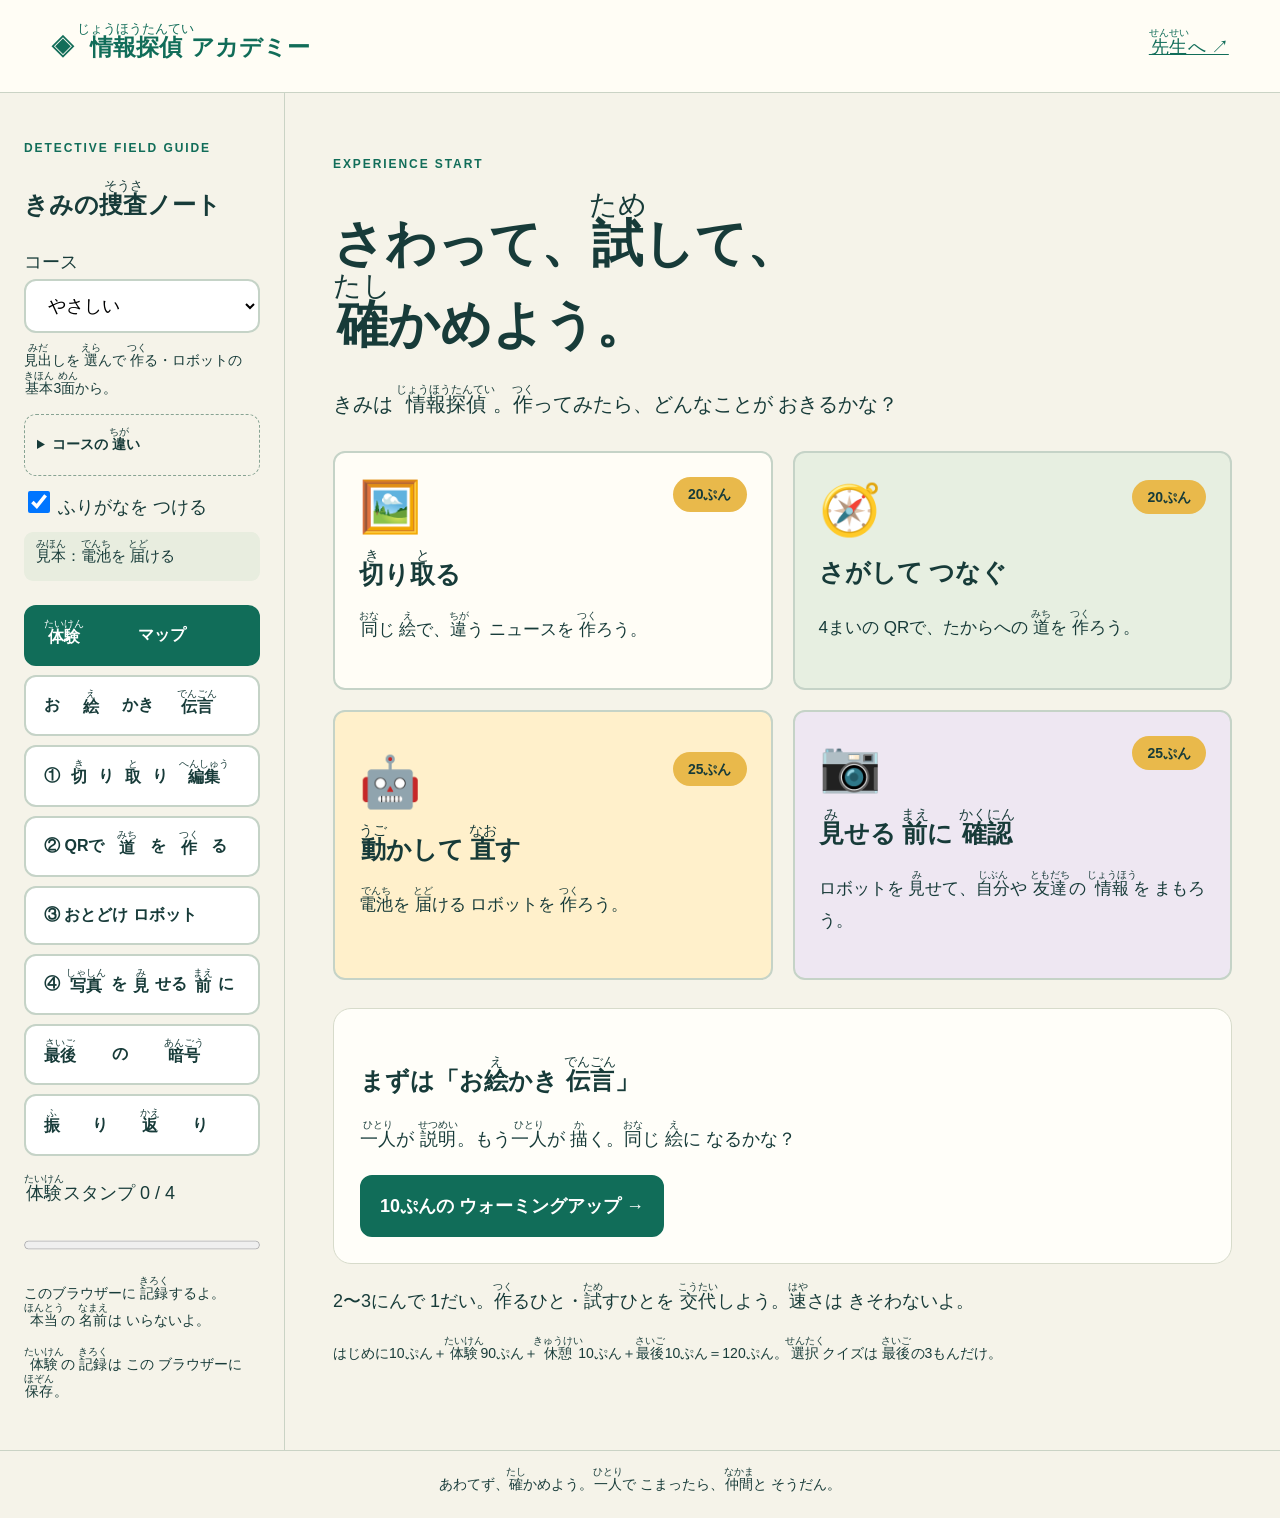
<file: index.html>
<!doctype html><html lang="ja"><head><meta charset="utf-8"><meta name="viewport" content="width=device-width,initial-scale=1"><title>情報探偵アカデミー</title><link rel="stylesheet" href="style.css"></head><body><header><a href="#home" class="brand">◈ 情報探偵アカデミー</a><a href="teacher.html">先生へ ↗</a></header><div class="layout"><aside><p class="eyebrow">DETECTIVE FIELD GUIDE</p><h2>きみの捜査ノート</h2><label>コース<select id="level" aria-describedby="courseSummary"><option value="easy">やさしい</option><option value="hard">チャレンジ</option></select></label><p id="courseSummary" class="course-summary" aria-live="polite"></p><details class="course-details"><summary>コースの 違い</summary><p><b>やさしい：</b>ニュースの 見出しを 選んで 作る。ロボットは 基本の3面から。</p><p><b>チャレンジ：</b>見出しを 自分で 書ける。ロボットの 発展課題を 最初から 表示。</p><p>QR・写真・確認問題と、電池の 迷路は 共通です。やさしいでも、発展課題を 自分で 開けます。</p></details><label class="check"><input id="furigana" type="checkbox" checked> ふりがなを つける</label><p class="reading-sample">見本：電池を 届ける</p><nav id="nav" aria-label="任務"></nav><p id="progressText"></p><progress id="progress" max="4" value="0"></progress><p class="small">このブラウザーに 記録するよ。<br>本当の 名前は いらないよ。</p><p id="storage" class="small"></p></aside><main id="main" tabindex="-1"></main></div><footer>あわてず、確かめよう。一人で こまったら、仲間と そうだん。</footer><script src="readings.js"></script><script src="content.js"></script><script src="app.js"></script><script src="robot.js"></script><script src="intro.js"></script><script src="events.js"></script></body></html>
</file>
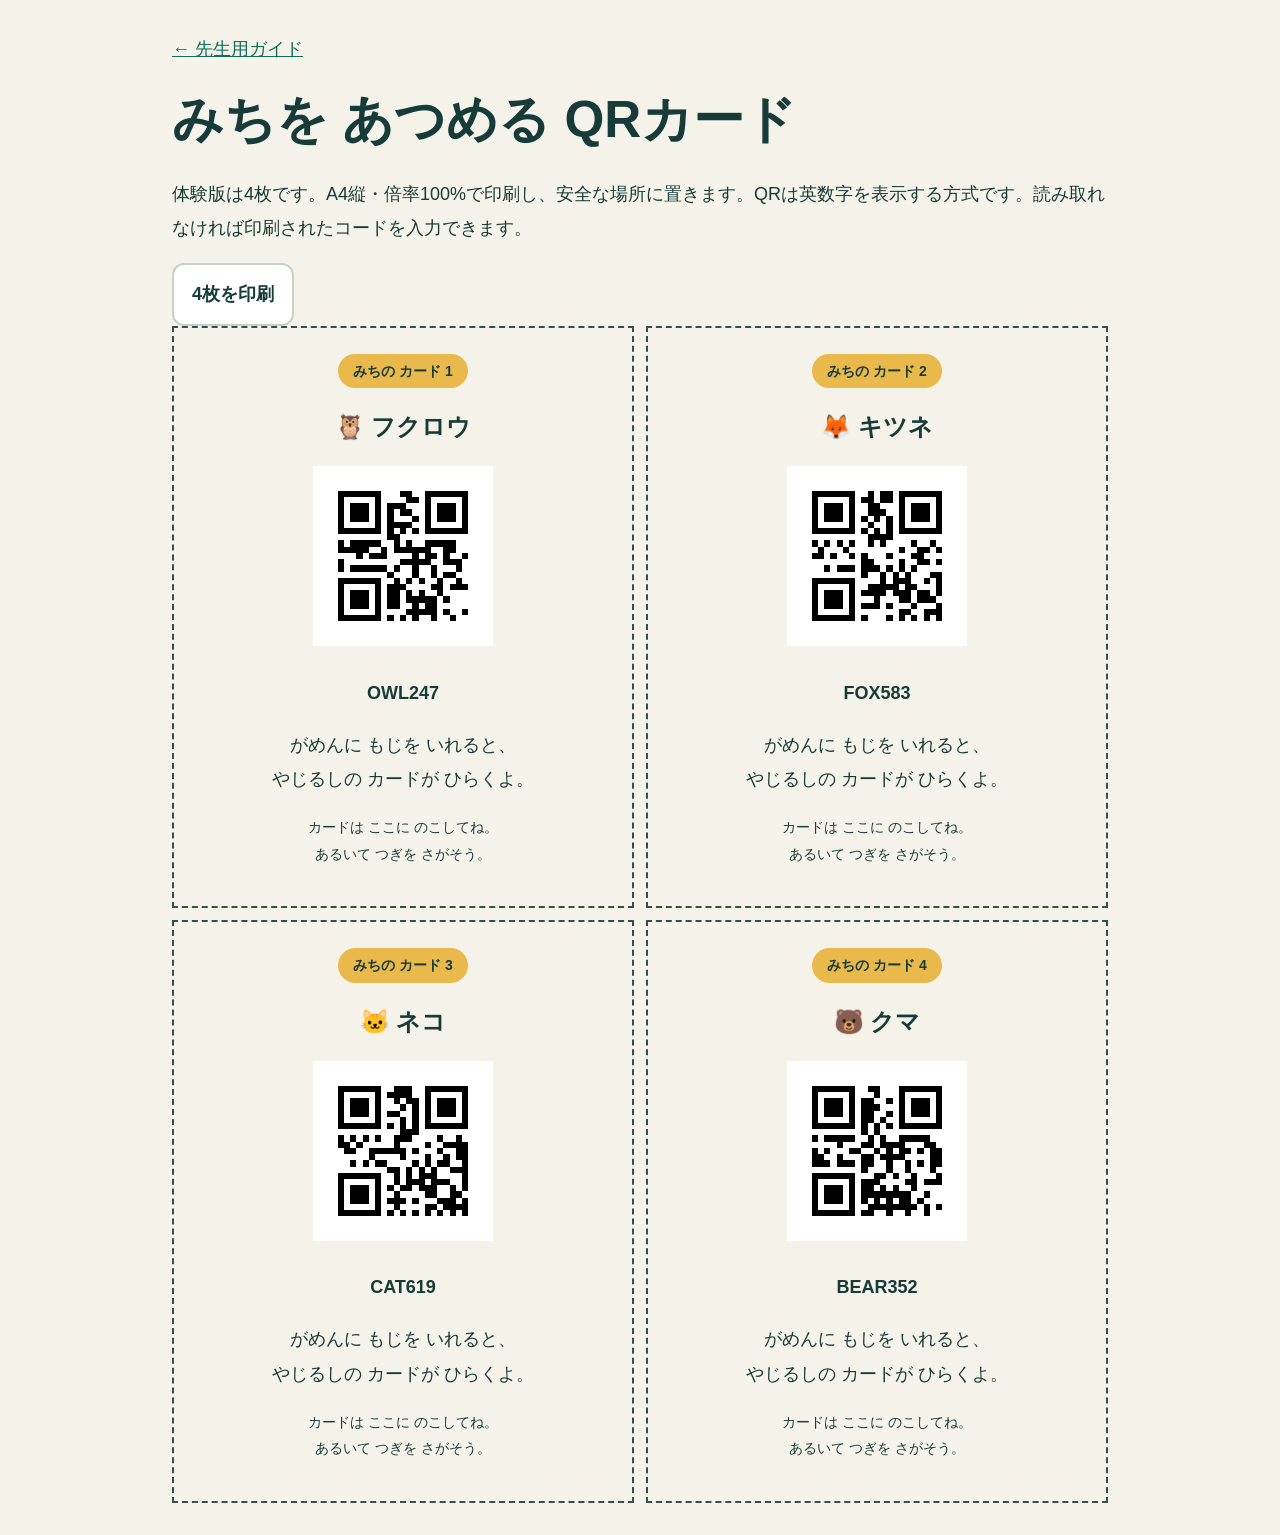
<file: cards.html>
<!doctype html><html lang="ja"><head><meta charset="utf-8"><meta name="viewport" content="width=device-width,initial-scale=1"><title>体験版QRカード｜情報探偵アカデミー</title><link rel="stylesheet" href="style.css"></head><body><article><div class="no-print"><a href="teacher.html">← 先生用ガイド</a><h1>みちを あつめる QRカード</h1><p>体験版は4枚です。A4縦・倍率100%で印刷し、安全な場所に置きます。QRは英数字を表示する方式です。読み取れなければ印刷されたコードを入力できます。</p><button onclick="window.print()">4枚を印刷</button></div><div class="card-sheet"><section class="qr-card"><span class="tag">みちの カード 1</span><h2>🦉 フクロウ</h2><img src="OWL247.svg" alt="合言葉 OWL247 のQRコード"><p><b>OWL247</b></p><p>がめんに もじを いれると、<br>やじるしの カードが ひらくよ。</p><p class="small">カードは ここに のこしてね。<br>あるいて つぎを さがそう。</p></section><section class="qr-card"><span class="tag">みちの カード 2</span><h2>🦊 キツネ</h2><img src="FOX583.svg" alt="合言葉 FOX583 のQRコード"><p><b>FOX583</b></p><p>がめんに もじを いれると、<br>やじるしの カードが ひらくよ。</p><p class="small">カードは ここに のこしてね。<br>あるいて つぎを さがそう。</p></section><section class="qr-card"><span class="tag">みちの カード 3</span><h2>🐱 ネコ</h2><img src="CAT619.svg" alt="合言葉 CAT619 のQRコード"><p><b>CAT619</b></p><p>がめんに もじを いれると、<br>やじるしの カードが ひらくよ。</p><p class="small">カードは ここに のこしてね。<br>あるいて つぎを さがそう。</p></section><section class="qr-card"><span class="tag">みちの カード 4</span><h2>🐻 クマ</h2><img src="BEAR352.svg" alt="合言葉 BEAR352 のQRコード"><p><b>BEAR352</b></p><p>がめんに もじを いれると、<br>やじるしの カードが ひらくよ。</p><p class="small">カードは ここに のこしてね。<br>あるいて つぎを さがそう。</p></section></div></article></body></html>
</file>
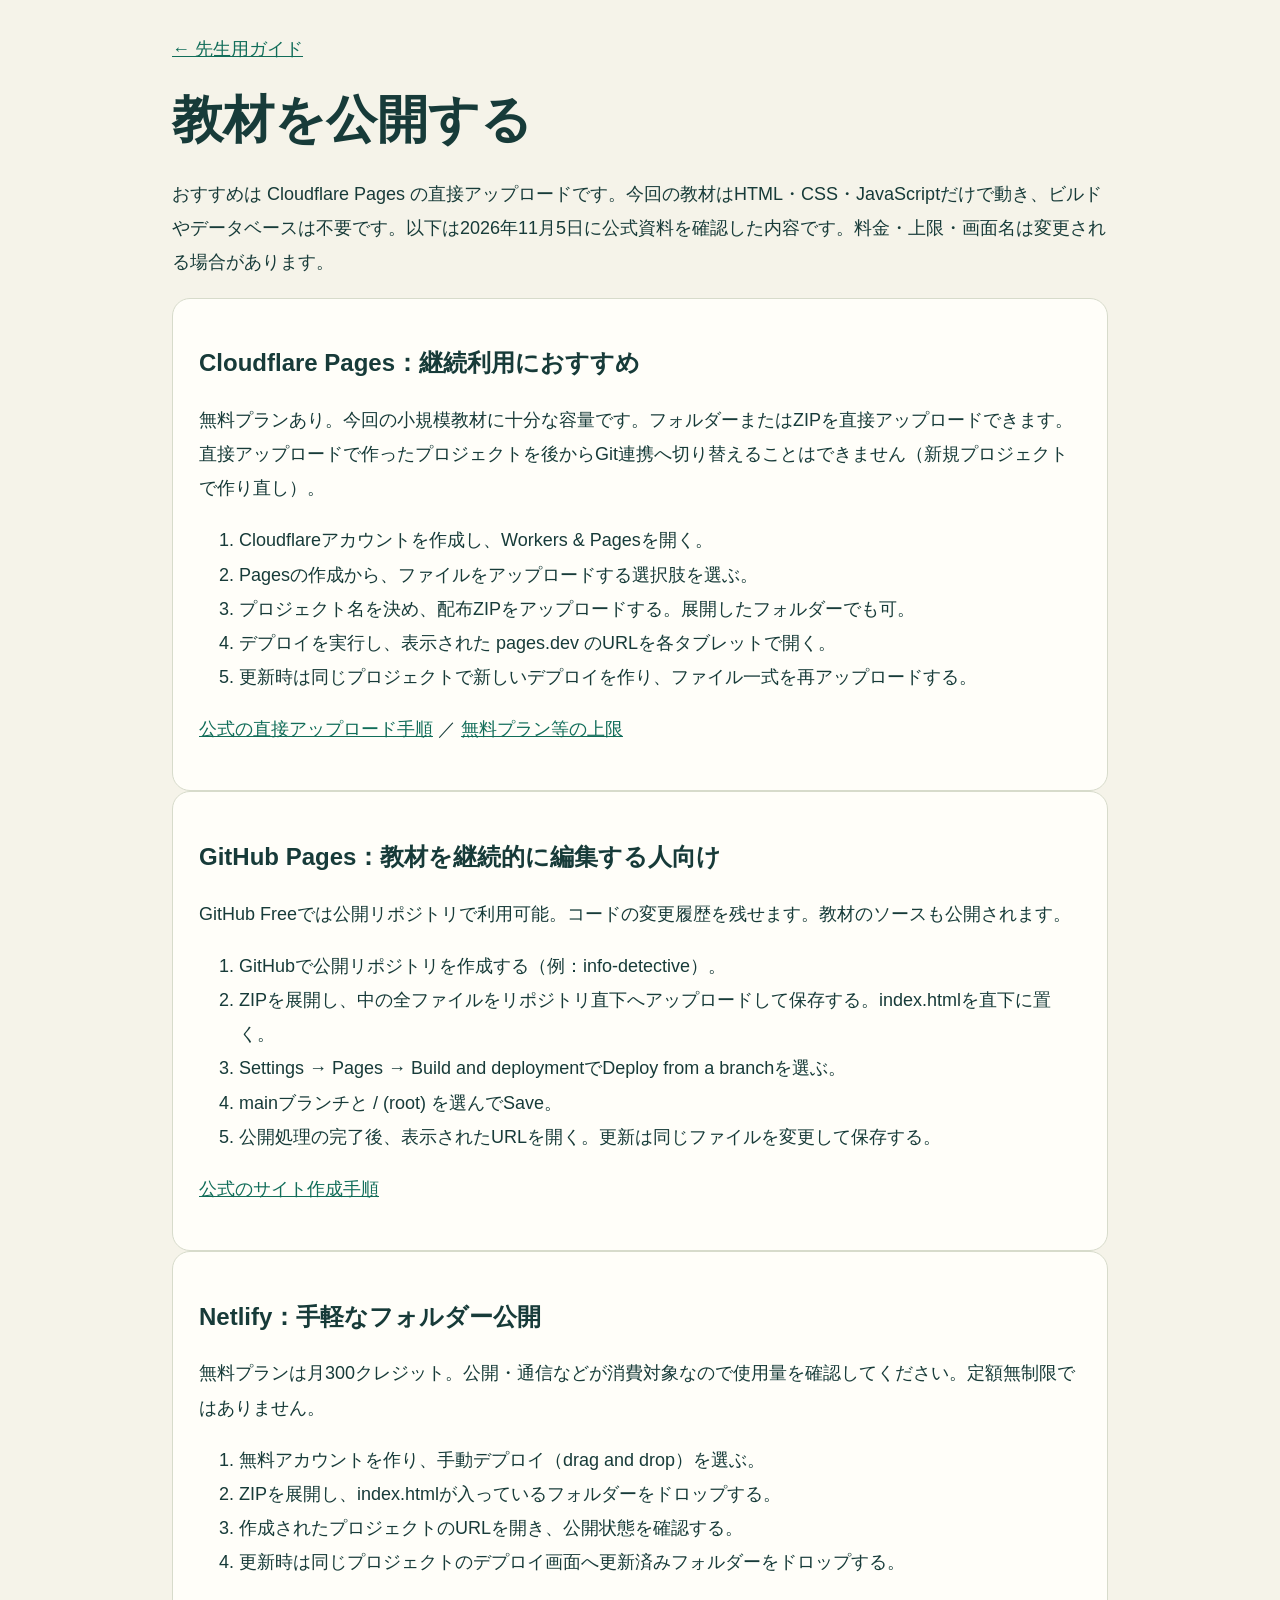
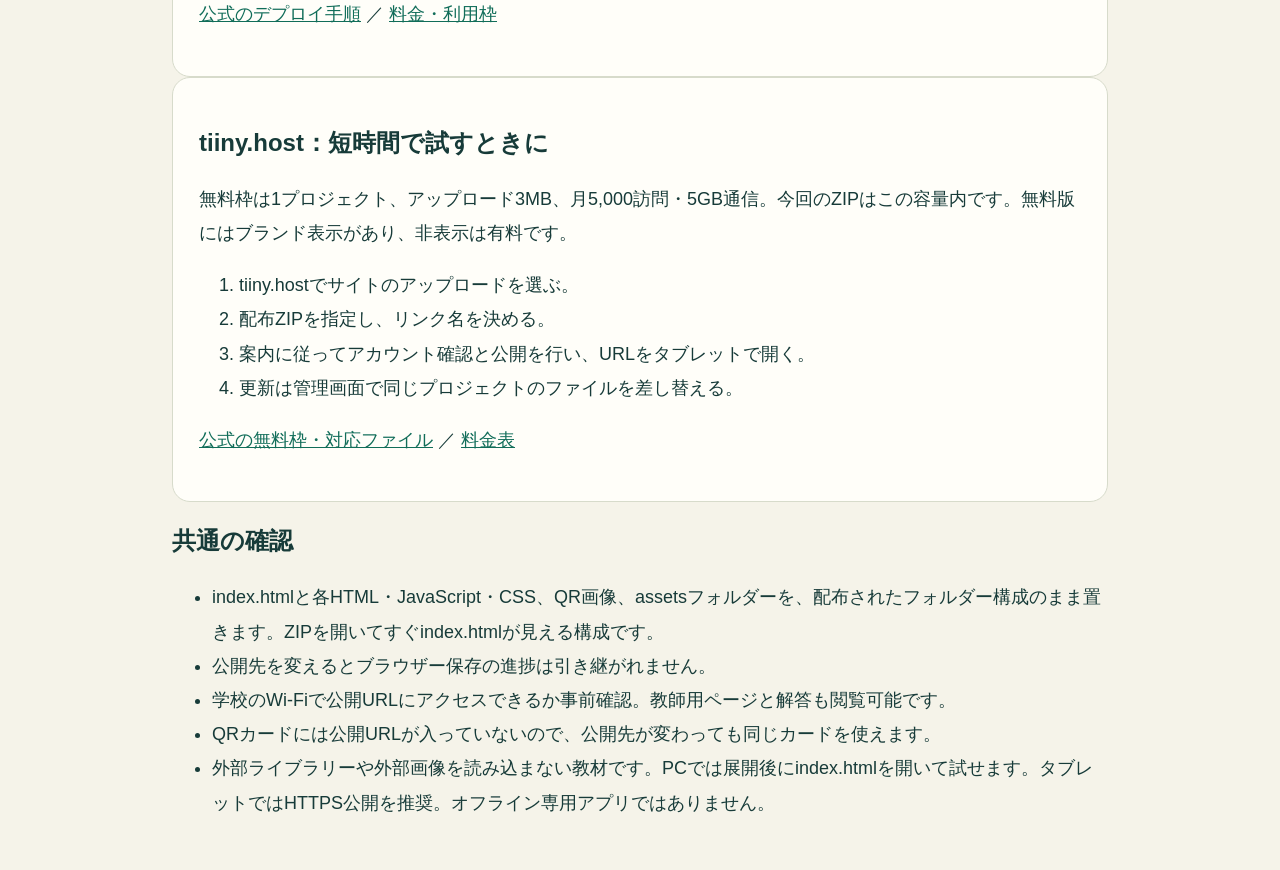
<file: hosting.html>
<!doctype html><html lang="ja"><meta charset="utf-8"><meta name="viewport" content="width=device-width,initial-scale=1"><title>公開手順の比較</title><link rel="stylesheet" href="style.css"><body><article><a href="teacher.html">← 先生用ガイド</a><h1>教材を公開する</h1><p>おすすめは Cloudflare Pages の直接アップロードです。今回の教材はHTML・CSS・JavaScriptだけで動き、ビルドやデータベースは不要です。以下は2026年11月5日に公式資料を確認した内容です。料金・上限・画面名は変更される場合があります。</p><div class="card"><h2>Cloudflare Pages：継続利用におすすめ</h2><p>無料プランあり。今回の小規模教材に十分な容量です。フォルダーまたはZIPを直接アップロードできます。直接アップロードで作ったプロジェクトを後からGit連携へ切り替えることはできません（新規プロジェクトで作り直し）。</p><ol><li>Cloudflareアカウントを作成し、Workers &amp; Pagesを開く。</li><li>Pagesの作成から、ファイルをアップロードする選択肢を選ぶ。</li><li>プロジェクト名を決め、配布ZIPをアップロードする。展開したフォルダーでも可。</li><li>デプロイを実行し、表示された pages.dev のURLを各タブレットで開く。</li><li>更新時は同じプロジェクトで新しいデプロイを作り、ファイル一式を再アップロードする。</li></ol><p><a href="https://developers.cloudflare.com/pages/get-started/direct-upload/">公式の直接アップロード手順</a> ／ <a href="https://developers.cloudflare.com/pages/platform/limits/">無料プラン等の上限</a></p></div><div class="card"><h2>GitHub Pages：教材を継続的に編集する人向け</h2><p>GitHub Freeでは公開リポジトリで利用可能。コードの変更履歴を残せます。教材のソースも公開されます。</p><ol><li>GitHubで公開リポジトリを作成する（例：info-detective）。</li><li>ZIPを展開し、中の全ファイルをリポジトリ直下へアップロードして保存する。index.htmlを直下に置く。</li><li>Settings → Pages → Build and deploymentでDeploy from a branchを選ぶ。</li><li>mainブランチと / (root) を選んでSave。</li><li>公開処理の完了後、表示されたURLを開く。更新は同じファイルを変更して保存する。</li></ol><p><a href="https://docs.github.com/en/pages/getting-started-with-github-pages/creating-a-github-pages-site">公式のサイト作成手順</a></p></div><div class="card"><h2>Netlify：手軽なフォルダー公開</h2><p>無料プランは月300クレジット。公開・通信などが消費対象なので使用量を確認してください。定額無制限ではありません。</p><ol><li>無料アカウントを作り、手動デプロイ（drag and drop）を選ぶ。</li><li>ZIPを展開し、index.htmlが入っているフォルダーをドロップする。</li><li>作成されたプロジェクトのURLを開き、公開状態を確認する。</li><li>更新時は同じプロジェクトのデプロイ画面へ更新済みフォルダーをドロップする。</li></ol><p><a href="https://docs.netlify.com/deploy/create-deploys/">公式のデプロイ手順</a> ／ <a href="https://www.netlify.com/pricing/">料金・利用枠</a></p></div><div class="card"><h2>tiiny.host：短時間で試すときに</h2><p>無料枠は1プロジェクト、アップロード3MB、月5,000訪問・5GB通信。今回のZIPはこの容量内です。無料版にはブランド表示があり、非表示は有料です。</p><ol><li>tiiny.hostでサイトのアップロードを選ぶ。</li><li>配布ZIPを指定し、リンク名を決める。</li><li>案内に従ってアカウント確認と公開を行い、URLをタブレットで開く。</li><li>更新は管理画面で同じプロジェクトのファイルを差し替える。</li></ol><p><a href="https://helpdesk.tiiny.host/en/article/what-does-a-tiiny-host-account-offer-me-qevduq/">公式の無料枠・対応ファイル</a> ／ <a href="https://tiiny.host/pricing">料金表</a></p></div><h2>共通の確認</h2><ul><li>index.htmlと各HTML・JavaScript・CSS、QR画像、assetsフォルダーを、配布されたフォルダー構成のまま置きます。ZIPを開いてすぐindex.htmlが見える構成です。</li><li>公開先を変えるとブラウザー保存の進捗は引き継がれません。</li><li>学校のWi-Fiで公開URLにアクセスできるか事前確認。教師用ページと解答も閲覧可能です。</li><li>QRカードには公開URLが入っていないので、公開先が変わっても同じカードを使えます。</li><li>外部ライブラリーや外部画像を読み込まない教材です。PCでは展開後にindex.htmlを開いて試せます。タブレットではHTTPS公開を推奨。オフライン専用アプリではありません。</li></ul></article></body></html>
</file>
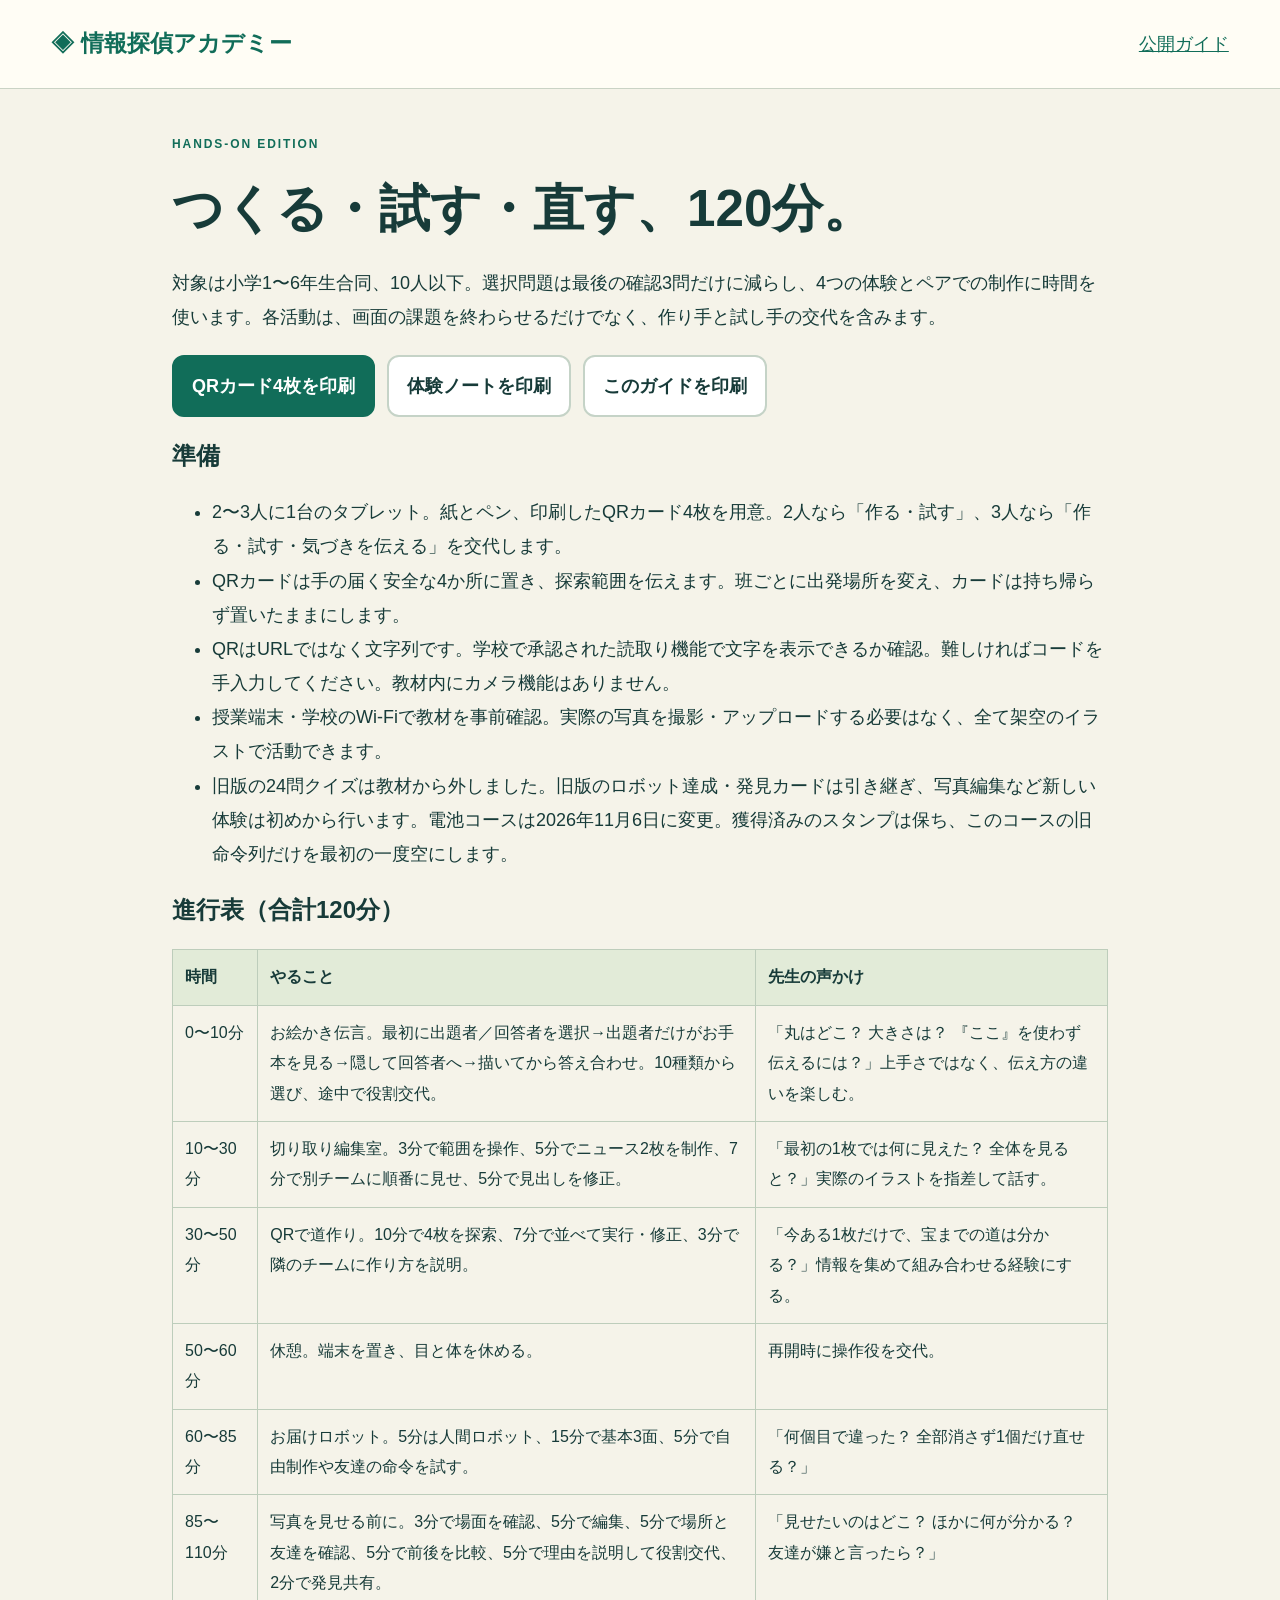
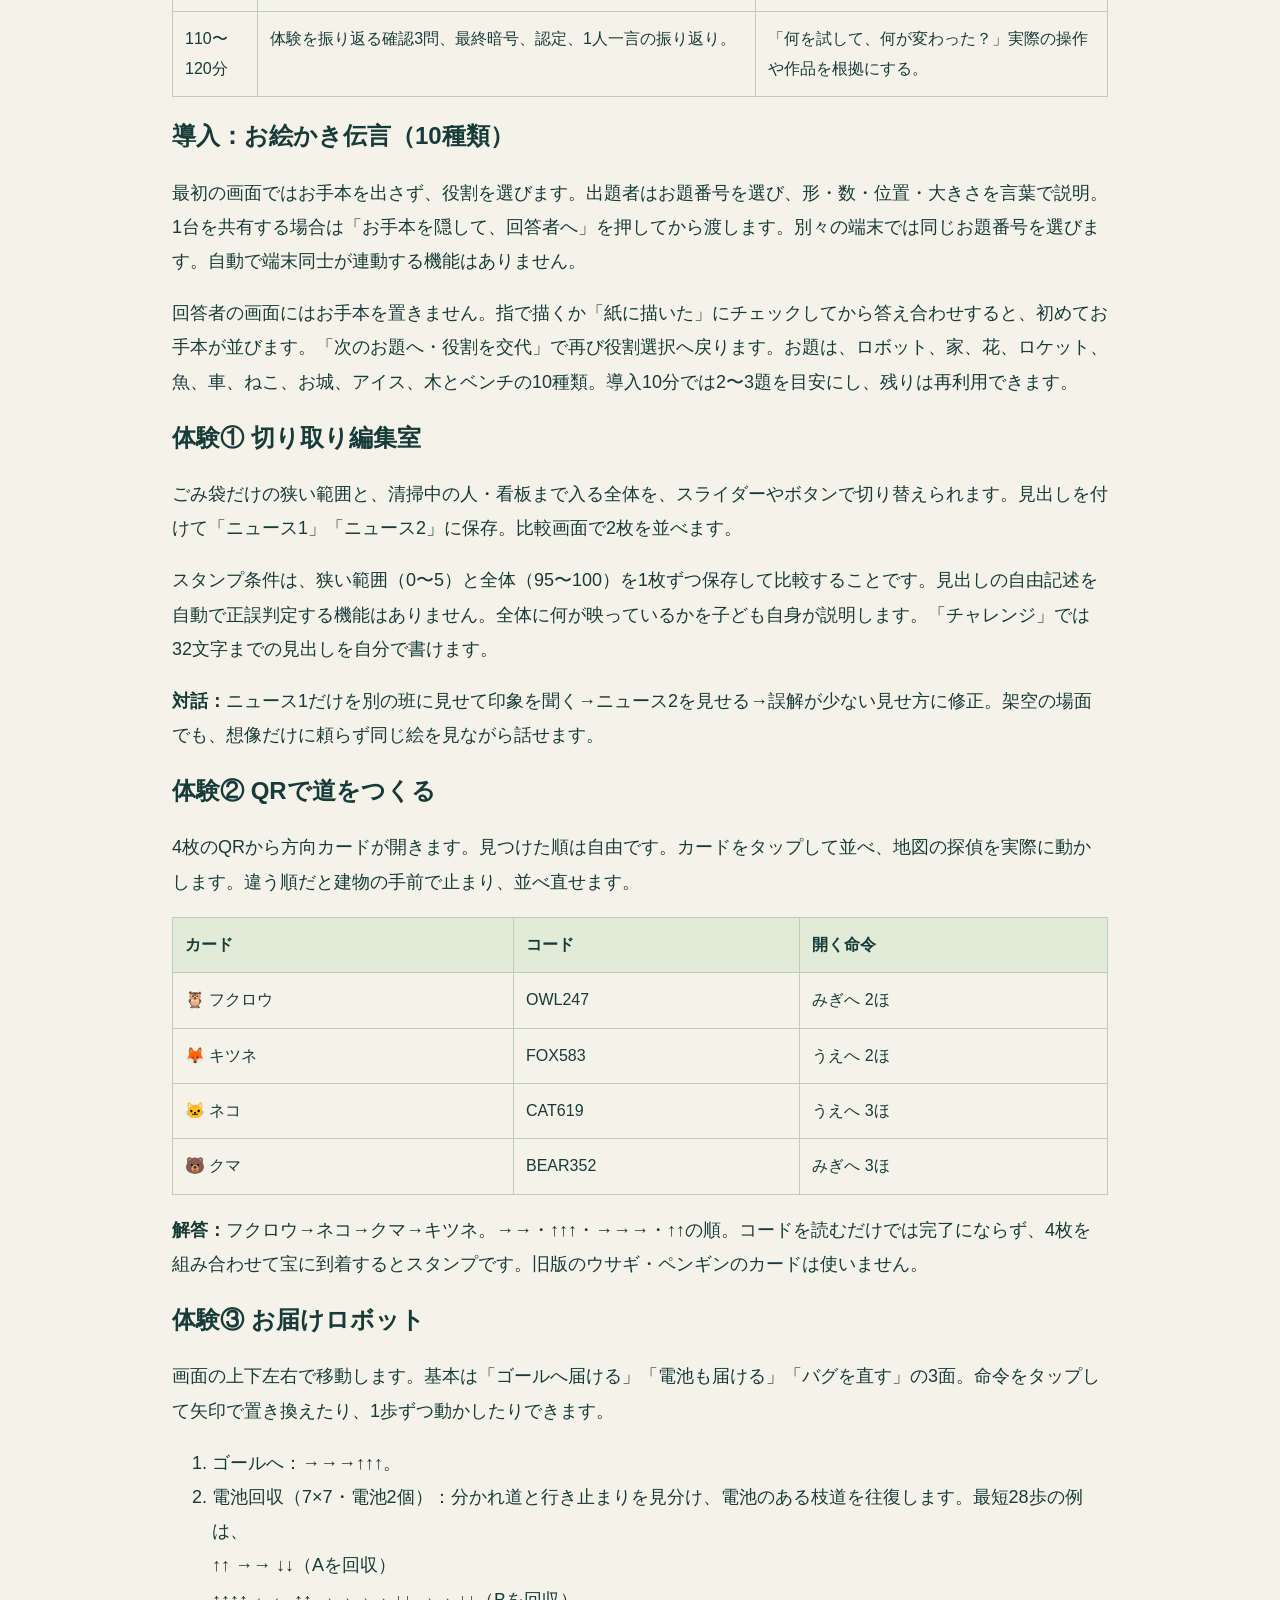
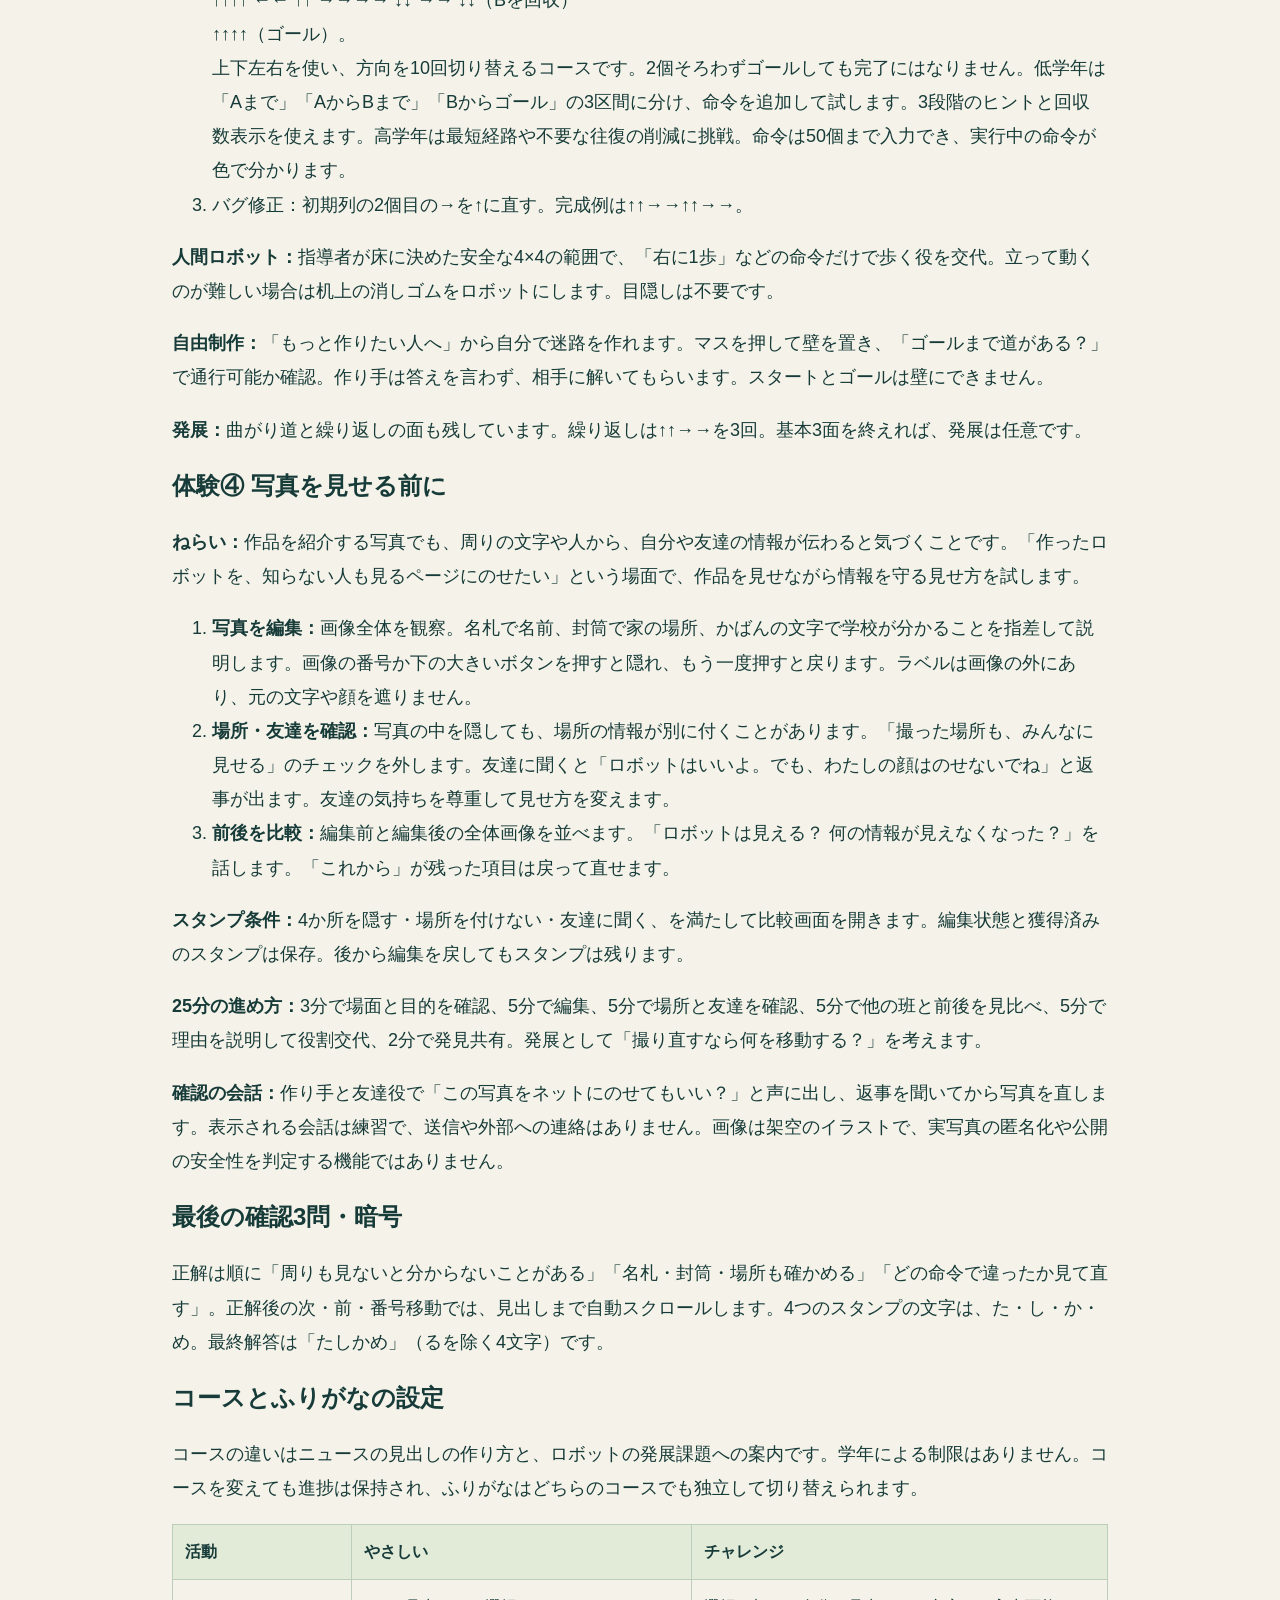
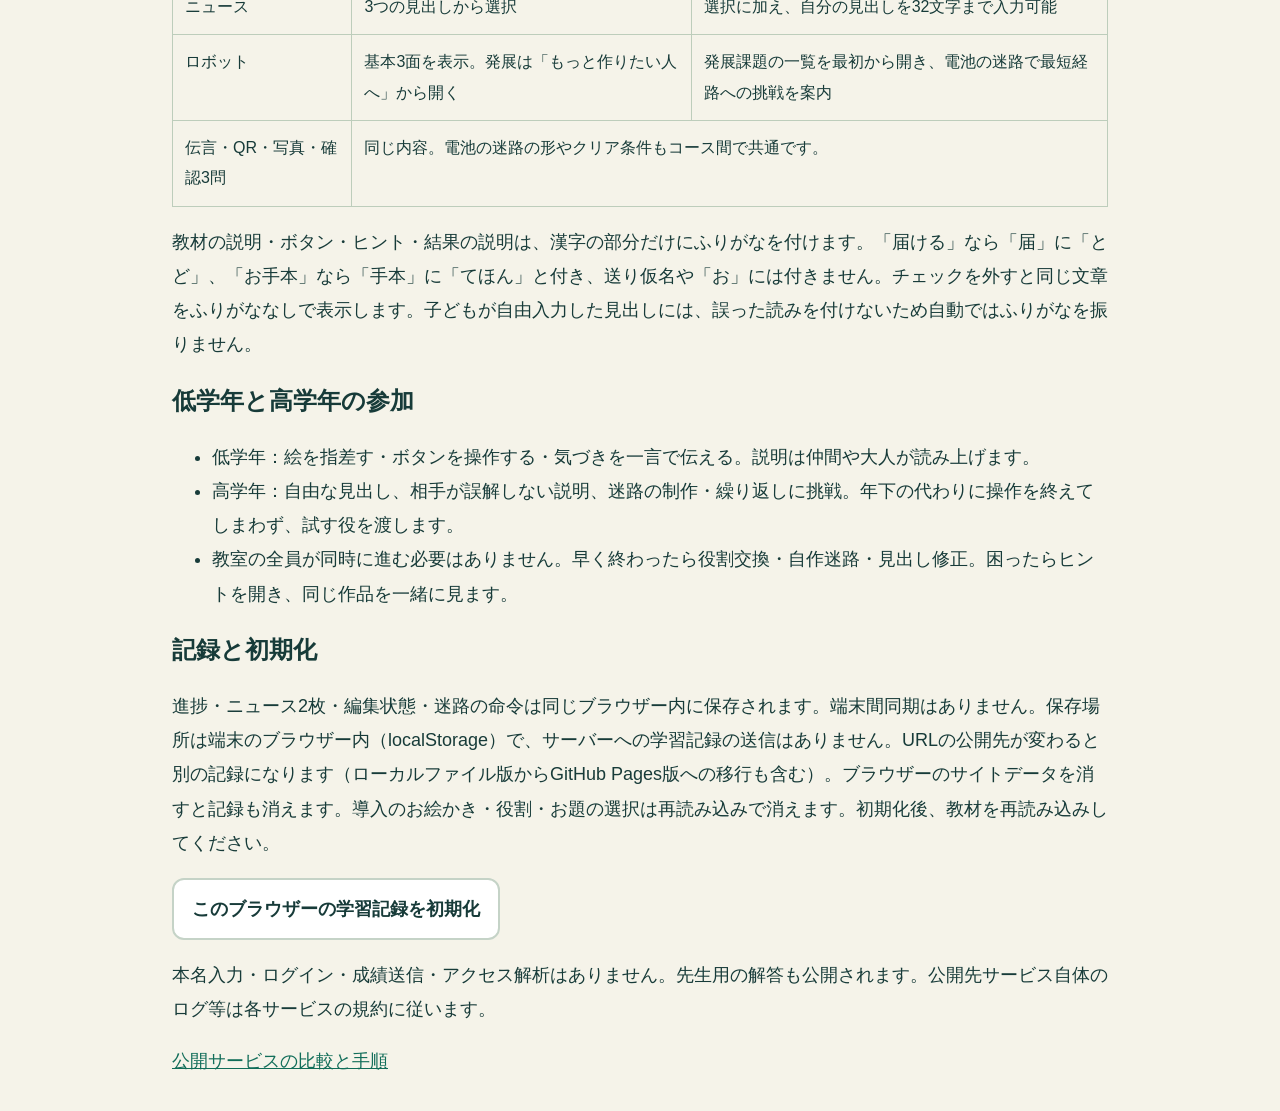
<file: teacher.html>
<!doctype html><html lang="ja"><head><meta charset="utf-8"><meta name="viewport" content="width=device-width,initial-scale=1"><title>先生用ガイド・体験版｜情報探偵アカデミー</title><link rel="stylesheet" href="style.css"></head><body><header><a class="brand" href="index.html">◈ 情報探偵アカデミー</a><a href="hosting.html">公開ガイド</a></header><article><p class="eyebrow">HANDS-ON EDITION</p><h1>つくる・試す・直す、120分。</h1><p>対象は小学1〜6年生合同、10人以下。選択問題は最後の確認3問だけに減らし、4つの体験とペアでの制作に時間を使います。各活動は、画面の課題を終わらせるだけでなく、作り手と試し手の交代を含みます。</p><div class="actions no-print"><a class="button primary" href="cards.html">QRカード4枚を印刷</a><a class="button" href="worksheet.html">体験ノートを印刷</a><button onclick="window.print()">このガイドを印刷</button></div><h2>準備</h2><ul><li>2〜3人に1台のタブレット。紙とペン、印刷したQRカード4枚を用意。2人なら「作る・試す」、3人なら「作る・試す・気づきを伝える」を交代します。</li><li>QRカードは手の届く安全な4か所に置き、探索範囲を伝えます。班ごとに出発場所を変え、カードは持ち帰らず置いたままにします。</li><li>QRはURLではなく文字列です。学校で承認された読取り機能で文字を表示できるか確認。難しければコードを手入力してください。教材内にカメラ機能はありません。</li><li>授業端末・学校のWi-Fiで教材を事前確認。実際の写真を撮影・アップロードする必要はなく、全て架空のイラストで活動できます。</li><li>旧版の24問クイズは教材から外しました。旧版のロボット達成・発見カードは引き継ぎ、写真編集など新しい体験は初めから行います。電池コースは2026年11月6日に変更。獲得済みのスタンプは保ち、このコースの旧命令列だけを最初の一度空にします。</li></ul><h2>進行表（合計120分）</h2><div class="table-wrap"><table><thead><tr><th>時間</th><th>やること</th><th>先生の声かけ</th></tr></thead><tbody><tr><td>0〜10分</td><td>お絵かき伝言。最初に出題者／回答者を選択→出題者だけがお手本を見る→隠して回答者へ→描いてから答え合わせ。10種類から選び、途中で役割交代。</td><td>「丸はどこ？ 大きさは？ 『ここ』を使わず伝えるには？」上手さではなく、伝え方の違いを楽しむ。</td></tr><tr><td>10〜30分</td><td>切り取り編集室。3分で範囲を操作、5分でニュース2枚を制作、7分で別チームに順番に見せ、5分で見出しを修正。</td><td>「最初の1枚では何に見えた？ 全体を見ると？」実際のイラストを指差して話す。</td></tr><tr><td>30〜50分</td><td>QRで道作り。10分で4枚を探索、7分で並べて実行・修正、3分で隣のチームに作り方を説明。</td><td>「今ある1枚だけで、宝までの道は分かる？」情報を集めて組み合わせる経験にする。</td></tr><tr><td>50〜60分</td><td>休憩。端末を置き、目と体を休める。</td><td>再開時に操作役を交代。</td></tr><tr><td>60〜85分</td><td>お届けロボット。5分は人間ロボット、15分で基本3面、5分で自由制作や友達の命令を試す。</td><td>「何個目で違った？ 全部消さず1個だけ直せる？」</td></tr><tr><td>85〜110分</td><td>写真を見せる前に。3分で場面を確認、5分で編集、5分で場所と友達を確認、5分で前後を比較、5分で理由を説明して役割交代、2分で発見共有。</td><td>「見せたいのはどこ？ ほかに何が分かる？ 友達が嫌と言ったら？」</td></tr><tr><td>110〜120分</td><td>体験を振り返る確認3問、最終暗号、認定、1人一言の振り返り。</td><td>「何を試して、何が変わった？」実際の操作や作品を根拠にする。</td></tr></tbody></table></div><h2>導入：お絵かき伝言（10種類）</h2><p>最初の画面ではお手本を出さず、役割を選びます。出題者はお題番号を選び、形・数・位置・大きさを言葉で説明。1台を共有する場合は「お手本を隠して、回答者へ」を押してから渡します。別々の端末では同じお題番号を選びます。自動で端末同士が連動する機能はありません。</p><p>回答者の画面にはお手本を置きません。指で描くか「紙に描いた」にチェックしてから答え合わせすると、初めてお手本が並びます。「次のお題へ・役割を交代」で再び役割選択へ戻ります。お題は、ロボット、家、花、ロケット、魚、車、ねこ、お城、アイス、木とベンチの10種類。導入10分では2〜3題を目安にし、残りは再利用できます。</p><h2>体験① 切り取り編集室</h2><p>ごみ袋だけの狭い範囲と、清掃中の人・看板まで入る全体を、スライダーやボタンで切り替えられます。見出しを付けて「ニュース1」「ニュース2」に保存。比較画面で2枚を並べます。</p><p>スタンプ条件は、狭い範囲（0〜5）と全体（95〜100）を1枚ずつ保存して比較することです。見出しの自由記述を自動で正誤判定する機能はありません。全体に何が映っているかを子ども自身が説明します。「チャレンジ」では32文字までの見出しを自分で書けます。</p><p><b>対話：</b>ニュース1だけを別の班に見せて印象を聞く→ニュース2を見せる→誤解が少ない見せ方に修正。架空の場面でも、想像だけに頼らず同じ絵を見ながら話せます。</p><h2>体験② QRで道をつくる</h2><p>4枚のQRから方向カードが開きます。見つけた順は自由です。カードをタップして並べ、地図の探偵を実際に動かします。違う順だと建物の手前で止まり、並べ直せます。</p><table><tr><th>カード</th><th>コード</th><th>開く命令</th></tr><tr><td>🦉 フクロウ</td><td>OWL247</td><td>みぎへ 2ほ</td></tr><tr><td>🦊 キツネ</td><td>FOX583</td><td>うえへ 2ほ</td></tr><tr><td>🐱 ネコ</td><td>CAT619</td><td>うえへ 3ほ</td></tr><tr><td>🐻 クマ</td><td>BEAR352</td><td>みぎへ 3ほ</td></tr></table><p><b>解答：</b>フクロウ→ネコ→クマ→キツネ。→→・↑↑↑・→→→・↑↑の順。コードを読むだけでは完了にならず、4枚を組み合わせて宝に到着するとスタンプです。旧版のウサギ・ペンギンのカードは使いません。</p><h2>体験③ お届けロボット</h2><p>画面の上下左右で移動します。基本は「ゴールへ届ける」「電池も届ける」「バグを直す」の3面。命令をタップして矢印で置き換えたり、1歩ずつ動かしたりできます。</p><ol><li>ゴールへ：→→→↑↑↑。</li><li>電池回収（7×7・電池2個）：分かれ道と行き止まりを見分け、電池のある枝道を往復します。最短28歩の例は、<br>↑↑ →→ ↓↓（Aを回収）<br>↑↑↑↑ ←← ↑↑ →→→→ ↓↓ →→ ↓↓（Bを回収）<br>↑↑↑↑（ゴール）。<br>上下左右を使い、方向を10回切り替えるコースです。2個そろわずゴールしても完了にはなりません。低学年は「Aまで」「AからBまで」「Bからゴール」の3区間に分け、命令を追加して試します。3段階のヒントと回収数表示を使えます。高学年は最短経路や不要な往復の削減に挑戦。命令は50個まで入力でき、実行中の命令が色で分かります。</li><li>バグ修正：初期列の2個目の→を↑に直す。完成例は↑↑→→↑↑→→。</li></ol><p><b>人間ロボット：</b>指導者が床に決めた安全な4×4の範囲で、「右に1歩」などの命令だけで歩く役を交代。立って動くのが難しい場合は机上の消しゴムをロボットにします。目隠しは不要です。</p><p><b>自由制作：</b>「もっと作りたい人へ」から自分で迷路を作れます。マスを押して壁を置き、「ゴールまで道がある？」で通行可能か確認。作り手は答えを言わず、相手に解いてもらいます。スタートとゴールは壁にできません。</p><p><b>発展：</b>曲がり道と繰り返しの面も残しています。繰り返しは↑↑→→を3回。基本3面を終えれば、発展は任意です。</p><h2>体験④ 写真を見せる前に</h2><p><b>ねらい：</b>作品を紹介する写真でも、周りの文字や人から、自分や友達の情報が伝わると気づくことです。「作ったロボットを、知らない人も見るページにのせたい」という場面で、作品を見せながら情報を守る見せ方を試します。</p><ol><li><b>写真を編集：</b>画像全体を観察。名札で名前、封筒で家の場所、かばんの文字で学校が分かることを指差して説明します。画像の番号か下の大きいボタンを押すと隠れ、もう一度押すと戻ります。ラベルは画像の外にあり、元の文字や顔を遮りません。</li><li><b>場所・友達を確認：</b>写真の中を隠しても、場所の情報が別に付くことがあります。「撮った場所も、みんなに見せる」のチェックを外します。友達に聞くと「ロボットはいいよ。でも、わたしの顔はのせないでね」と返事が出ます。友達の気持ちを尊重して見せ方を変えます。</li><li><b>前後を比較：</b>編集前と編集後の全体画像を並べます。「ロボットは見える？ 何の情報が見えなくなった？」を話します。「これから」が残った項目は戻って直せます。</li></ol><p><b>スタンプ条件：</b>4か所を隠す・場所を付けない・友達に聞く、を満たして比較画面を開きます。編集状態と獲得済みのスタンプは保存。後から編集を戻してもスタンプは残ります。</p><p><b>25分の進め方：</b>3分で場面と目的を確認、5分で編集、5分で場所と友達を確認、5分で他の班と前後を見比べ、5分で理由を説明して役割交代、2分で発見共有。発展として「撮り直すなら何を移動する？」を考えます。</p><p><b>確認の会話：</b>作り手と友達役で「この写真をネットにのせてもいい？」と声に出し、返事を聞いてから写真を直します。表示される会話は練習で、送信や外部への連絡はありません。画像は架空のイラストで、実写真の匿名化や公開の安全性を判定する機能ではありません。</p><h2>最後の確認3問・暗号</h2><p>正解は順に「周りも見ないと分からないことがある」「名札・封筒・場所も確かめる」「どの命令で違ったか見て直す」。正解後の次・前・番号移動では、見出しまで自動スクロールします。4つのスタンプの文字は、た・し・か・め。最終解答は「たしかめ」（るを除く4文字）です。</p><h2>コースとふりがなの設定</h2><p>コースの違いはニュースの見出しの作り方と、ロボットの発展課題への案内です。学年による制限はありません。コースを変えても進捗は保持され、ふりがなはどちらのコースでも独立して切り替えられます。</p><div class="table-wrap"><table><tr><th>活動</th><th>やさしい</th><th>チャレンジ</th></tr><tr><td>ニュース</td><td>3つの見出しから選択</td><td>選択に加え、自分の見出しを32文字まで入力可能</td></tr><tr><td>ロボット</td><td>基本3面を表示。発展は「もっと作りたい人へ」から開く</td><td>発展課題の一覧を最初から開き、電池の迷路で最短経路への挑戦を案内</td></tr><tr><td>伝言・QR・写真・確認3問</td><td colspan="2">同じ内容。電池の迷路の形やクリア条件もコース間で共通です。</td></tr></table></div><p>教材の説明・ボタン・ヒント・結果の説明は、漢字の部分だけにふりがなを付けます。「届ける」なら「届」に「とど」、「お手本」なら「手本」に「てほん」と付き、送り仮名や「お」には付きません。チェックを外すと同じ文章をふりがななしで表示します。子どもが自由入力した見出しには、誤った読みを付けないため自動ではふりがなを振りません。</p><h2>低学年と高学年の参加</h2><ul><li>低学年：絵を指差す・ボタンを操作する・気づきを一言で伝える。説明は仲間や大人が読み上げます。</li><li>高学年：自由な見出し、相手が誤解しない説明、迷路の制作・繰り返しに挑戦。年下の代わりに操作を終えてしまわず、試す役を渡します。</li><li>教室の全員が同時に進む必要はありません。早く終わったら役割交換・自作迷路・見出し修正。困ったらヒントを開き、同じ作品を一緒に見ます。</li></ul><h2>記録と初期化</h2><p>進捗・ニュース2枚・編集状態・迷路の命令は同じブラウザー内に保存されます。端末間同期はありません。保存場所は端末のブラウザー内（localStorage）で、サーバーへの学習記録の送信はありません。URLの公開先が変わると別の記録になります（ローカルファイル版からGitHub Pages版への移行も含む）。ブラウザーのサイトデータを消すと記録も消えます。導入のお絵かき・役割・お題の選択は再読み込みで消えます。初期化後、教材を再読み込みしてください。</p><button id="reset" class="no-print">このブラウザーの学習記録を初期化</button><p id="resetStatus" role="status"></p><p>本名入力・ログイン・成績送信・アクセス解析はありません。先生用の解答も公開されます。公開先サービス自体のログ等は各サービスの規約に従います。</p><a href="hosting.html">公開サービスの比較と手順</a></article><script>document.getElementById('reset').onclick=()=>{if(confirm('このブラウザーの旧版と体験版の記録を消しますか？')){try{['v1','v2','v3'].forEach(v=>localStorage.removeItem('detective-academy-'+v));document.getElementById('resetStatus').textContent='初期化しました。教材を再読み込みしてください。';}catch{document.getElementById('resetStatus').textContent='初期化できません。ブラウザーの設定を確認してください。';}}};</script></body></html>
</file>
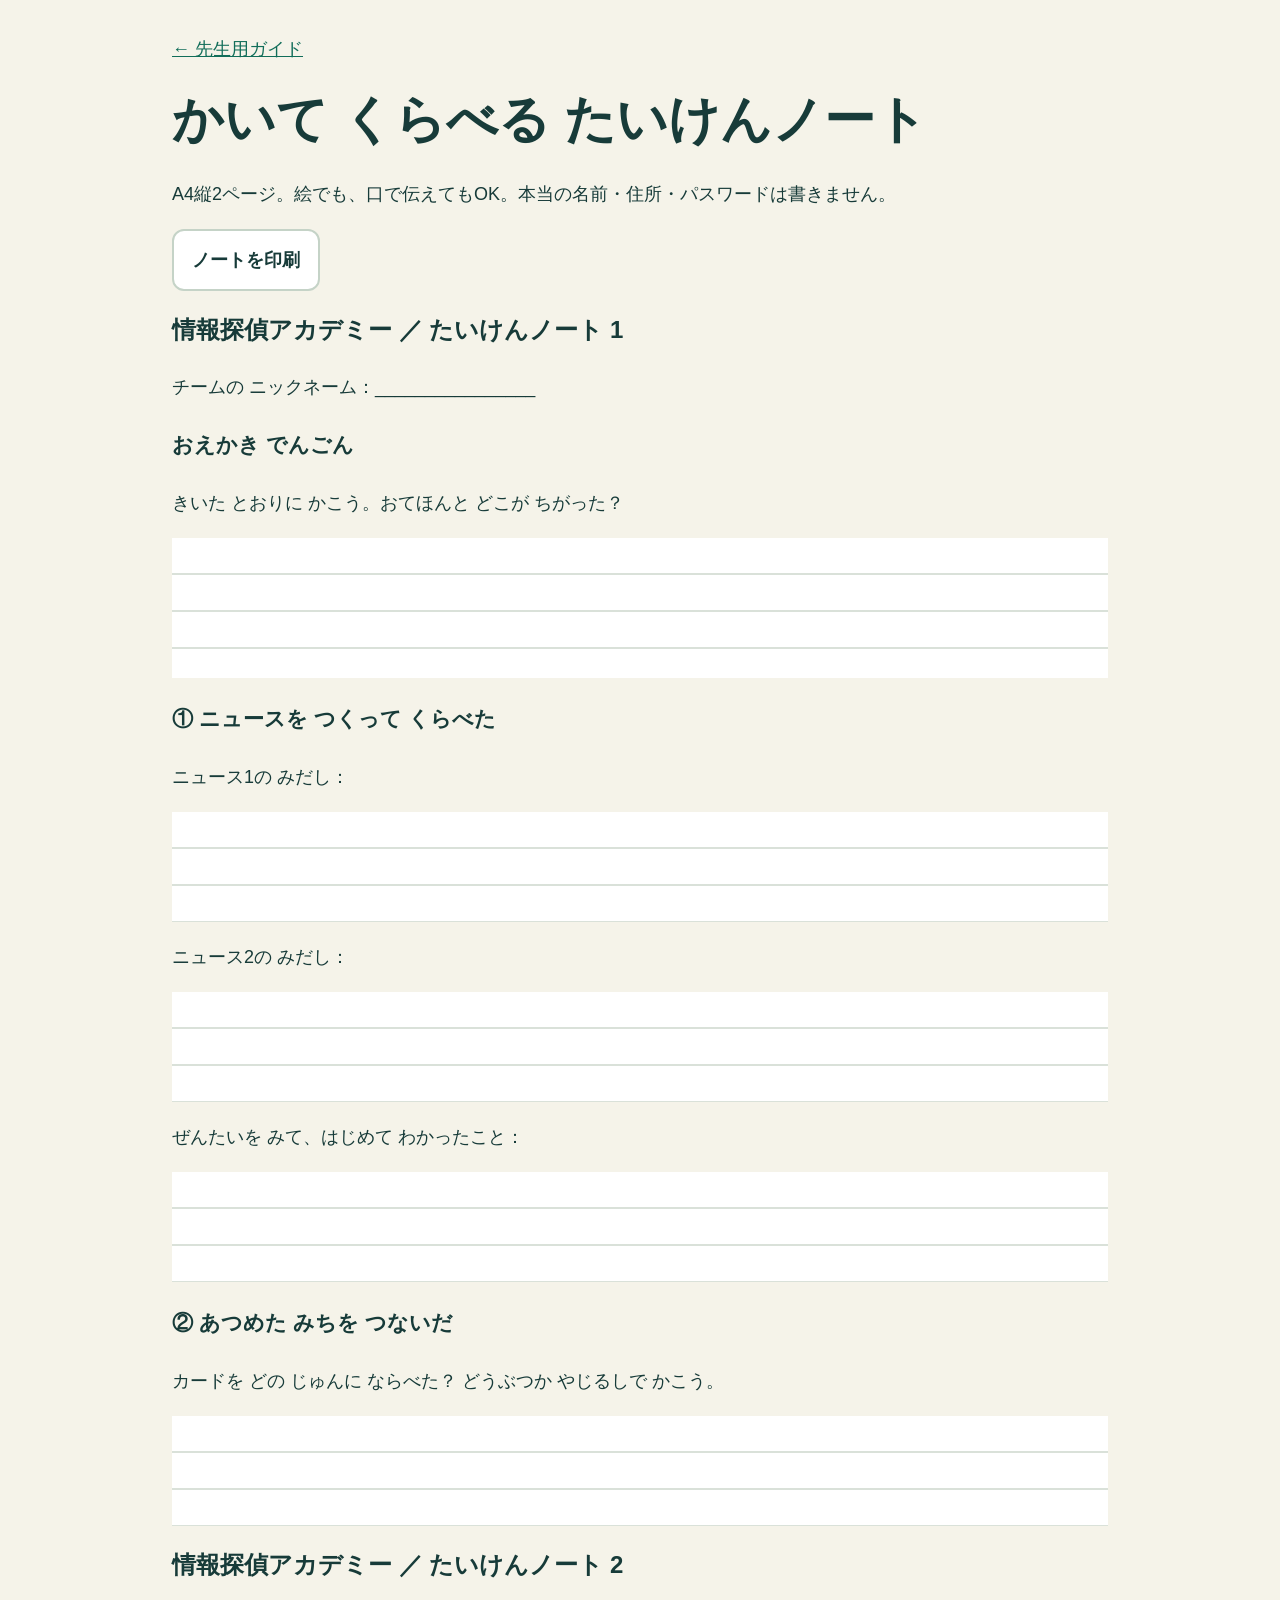
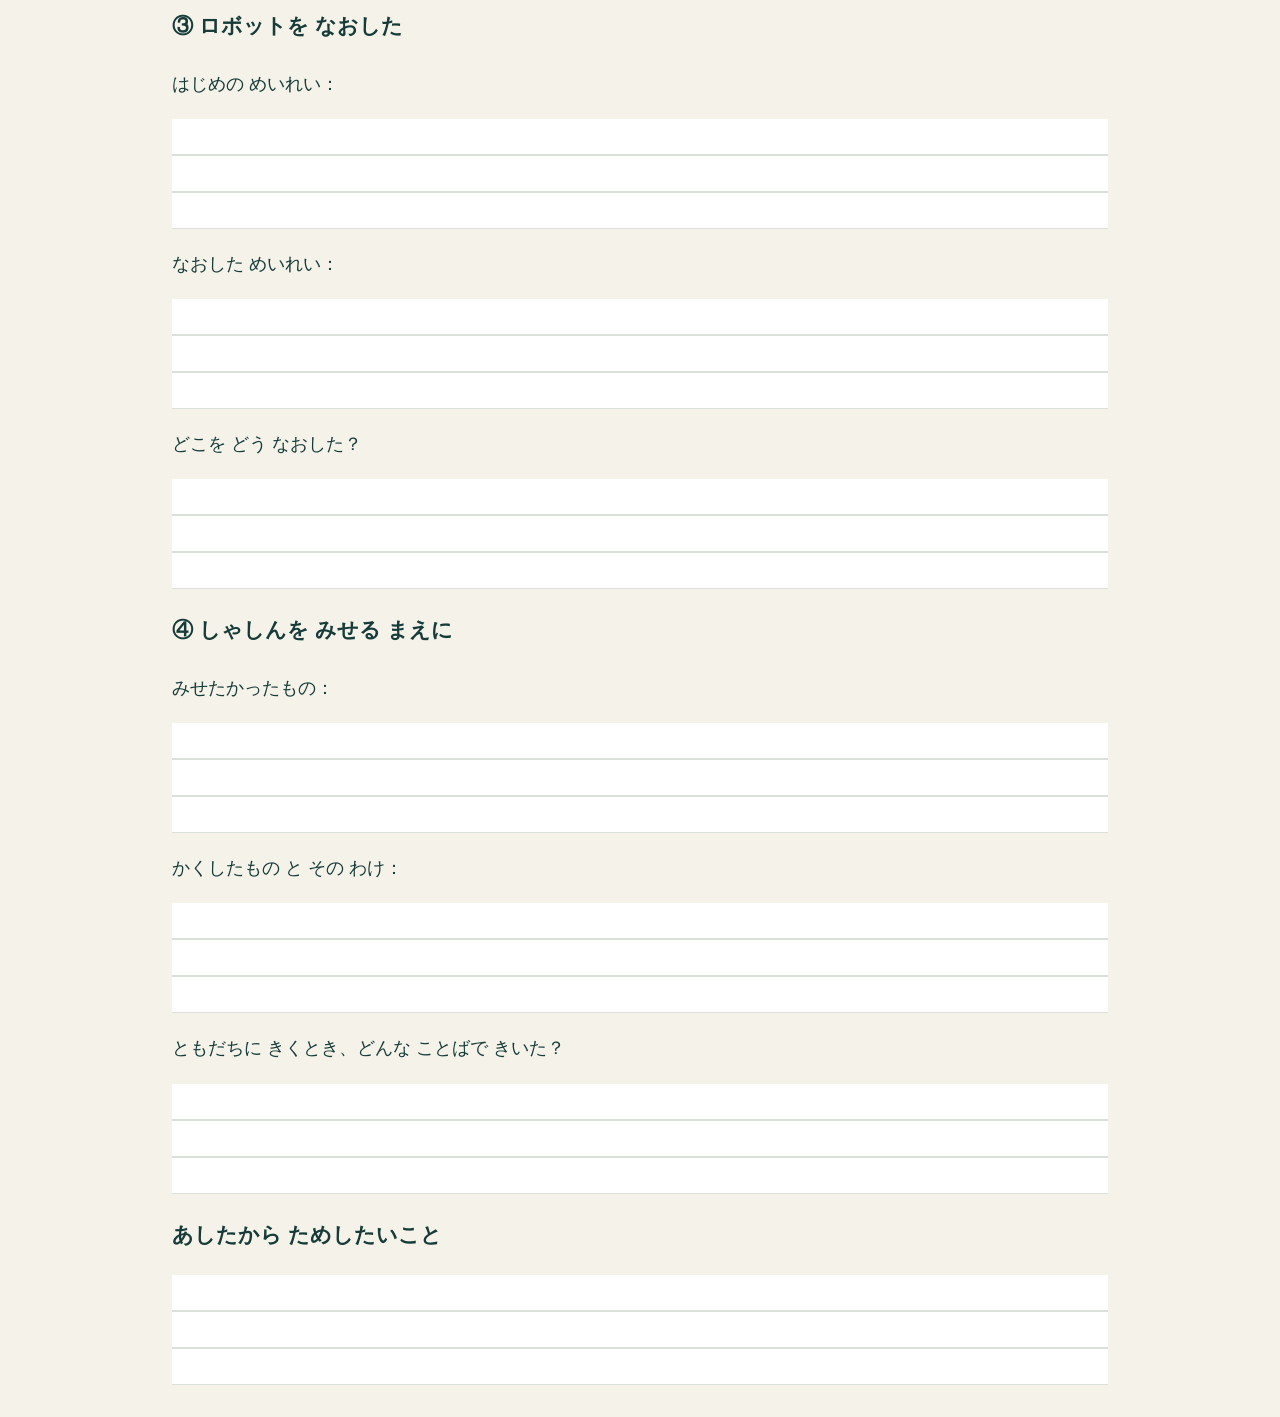
<file: worksheet.html>
<!doctype html><html lang="ja"><head><meta charset="utf-8"><meta name="viewport" content="width=device-width,initial-scale=1"><title>体験ノート｜情報探偵アカデミー</title><link rel="stylesheet" href="style.css"></head><body><article><div class="no-print"><a href="teacher.html">← 先生用ガイド</a><h1>かいて くらべる たいけんノート</h1><p>A4縦2ページ。絵でも、口で伝えてもOK。本当の名前・住所・パスワードは書きません。</p><button onclick="window.print()">ノートを印刷</button></div><section class="worksheet-page"><h2>情報探偵アカデミー ／ たいけんノート 1</h2><p>チームの ニックネーム：________________</p><div class="activity-note"><h3>おえかき でんごん</h3><p>きいた とおりに かこう。おてほんと どこが ちがった？</p><div class="writing-lines" style="height:140px"></div></div><div class="activity-note"><h3>① ニュースを つくって くらべた</h3><p>ニュース1の みだし：</p><div class="writing-lines"></div><p>ニュース2の みだし：</p><div class="writing-lines"></div><p>ぜんたいを みて、はじめて わかったこと：</p><div class="writing-lines"></div></div><div class="activity-note"><h3>② あつめた みちを つないだ</h3><p>カードを どの じゅんに ならべた？ どうぶつか やじるしで かこう。</p><div class="writing-lines"></div></div></section><section class="worksheet-page"><h2>情報探偵アカデミー ／ たいけんノート 2</h2><div class="activity-note"><h3>③ ロボットを なおした</h3><p>はじめの めいれい：</p><div class="writing-lines"></div><p>なおした めいれい：</p><div class="writing-lines"></div><p>どこを どう なおした？</p><div class="writing-lines"></div></div><div class="activity-note"><h3>④ しゃしんを みせる まえに</h3><p>みせたかったもの：</p><div class="writing-lines"></div><p>かくしたもの と その わけ：</p><div class="writing-lines"></div><p>ともだちに きくとき、どんな ことばで きいた？</p><div class="writing-lines"></div></div><div class="activity-note"><h3>あしたから ためしたいこと</h3><div class="writing-lines"></div></div></section></article></body></html>
</file>
<file: style.css>
:root{--ink:#173b39;--green:#116d59;--paper:#f5f3e9;--gold:#e9b94b}*{box-sizing:border-box}body{margin:0;background:var(--paper);color:var(--ink);font-family:'Yu Gothic','Meiryo',sans-serif;font-size:18px;line-height:1.9}header{display:flex;justify-content:space-between;align-items:center;padding:22px 4%;border-bottom:1px solid #cad3c5;background:#fffdf5;gap:20px}a{color:var(--green)}.brand{font-weight:900;text-decoration:none;font-size:23px}rt{font-size:.55em}body.no-ruby rt{display:none}.layout{max-width:1320px;margin:auto;display:grid;grid-template-columns:285px 1fr;min-height:80vh}aside{padding:32px 24px;border-right:1px solid #cad3c5}main{padding:48px;min-width:0}h1{font-size:clamp(30px,4vw,52px);line-height:1.5;margin:16px 0}h2{font-size:24px;line-height:1.6}h3{font-size:21px}.eyebrow{font-size:12px;letter-spacing:.16em;font-weight:bold;color:var(--green)}.small{font-size:14px}nav{display:grid;gap:9px;margin-top:24px}button,.button,select,input[type=text]{font:inherit;min-height:54px;border-radius:12px;border:2px solid #c5d3c7;padding:12px 18px}button,.button{cursor:pointer;background:#fff;color:var(--ink);font-weight:bold;text-decoration:none;display:inline-block;touch-action:manipulation}button:hover,.button:hover{border-color:var(--green);background:#eef5e9}button:focus-visible,a:focus-visible,input:focus-visible,select:focus-visible{outline:4px solid #b85e13;outline-offset:3px}button.primary,.button.primary,nav button.active{background:var(--green);color:white;border-color:var(--green)}button:disabled{opacity:.5;cursor:default}nav button{text-align:left;font-size:16px}select{width:100%;background:white}.check{display:block;margin-top:12px}input[type=checkbox]{width:22px;height:22px}progress{width:100%;accent-color:var(--green)}.hero{background:#e2ebd8;border-radius:24px;padding:32px;position:relative}.tag{display:inline-block;background:var(--gold);border-radius:30px;padding:4px 15px;font-size:14px;font-weight:bold}.cards{display:grid;grid-template-columns:1fr 1fr;gap:16px;margin:24px 0}.card{background:#fffef9;padding:26px;border:1px solid #d7dbcb;border-radius:18px}.number{font-family:Georgia,serif;font-size:42px;color:var(--green)}.actions{display:flex;flex-wrap:wrap;gap:12px;margin:20px 0}.answers{display:grid;gap:12px}.answers button{text-align:left}.feedback{padding:18px;background:#e5eedc;border-left:5px solid var(--green);margin:20px 0}.feedback:empty{display:none}details{margin:22px 0;padding:16px;border:1px dashed #87a393;border-radius:12px}summary{cursor:pointer;font-weight:bold;min-height:44px}.letters{display:flex;gap:12px;flex-wrap:wrap}.letter{background:var(--green);color:white;font-size:28px;padding:10px 24px;border-radius:12px}.maze{display:grid;grid-template-columns:repeat(5,1fr);gap:5px;max-width:440px;background:#ced8c6;padding:8px;border-radius:12px}.cell{aspect-ratio:1;display:grid;place-items:center;background:#fffdf5;border-radius:5px;font-size:28px}.wall{background:#4b655e}.queue{min-height:60px;padding:12px;background:#fff;border:2px dashed #a6b7a5;border-radius:10px;overflow-wrap:anywhere}.certificate{text-align:center;border:8px double var(--green);padding:40px;background:#fffdf4}.certificate .seal{font-size:70px}.muted{color:#506861}footer{padding:20px;text-align:center;font-size:14px;border-top:1px solid #cad3c5}.print-only{display:none}body>article{max-width:1000px;margin:auto;padding:32px}.qr-card{border:2px dashed #344f49;padding:25px;text-align:center;break-inside:avoid}.qr-card img{width:180px;height:180px;image-rendering:pixelated}@media(max-width:900px){.layout{grid-template-columns:220px 1fr}main{padding:24px}aside{padding:22px 14px}.cards{grid-template-columns:1fr}}@media(max-width:640px){header{align-items:flex-start}.brand{font-size:18px}header>a:last-child{font-size:14px}.layout{display:block}aside{border-right:0;padding:16px}aside h2,aside .eyebrow,aside .small{display:none}nav{grid-template-columns:1fr 1fr;margin-top:12px}nav button{font-size:14px;padding:10px}main{padding:20px}h1{font-size:32px}.hero{padding:24px}}@media print{header,aside,footer,.no-print{display:none!important}.layout{display:block}main{padding:0}.print-only{display:block}.cards{grid-template-columns:1fr 1fr}.certificate{margin-top:20mm}body{background:white;color:black}details{display:none}article{padding:0!important}.qr-card img{width:40mm;height:40mm}}
main:focus{outline:none}@media print{.qr-card{padding:12px}.qr-card h2{font-size:19px}.qr-card p{margin:8px 0}body.print-certificate .certificate{break-inside:avoid}}
/* Expanded edition */
nav button{display:flex;flex-wrap:wrap;align-items:center;justify-content:space-between;gap:4px}nav small{font-size:12px;opacity:.85}.stats{display:grid;grid-template-columns:repeat(4,1fr);gap:12px;margin:24px 0}.stats span{padding:20px 12px;background:#e9ecdf;border-radius:12px;text-align:center;font-size:14px}.stats b{display:block;font-size:34px;line-height:1.3;color:var(--green)}.section-meta{display:flex;flex-wrap:wrap;gap:12px;align-items:center;font-size:14px;margin:20px 0}.stage-tabs{display:flex;flex-wrap:wrap;gap:8px;margin:20px 0}.stage-tabs button{min-width:52px;padding:9px 13px}.stage-tabs .selected,.command.selected{background:#173b39;color:white;border-color:#173b39}.stage-tabs .solved{box-shadow:inset 0 -5px 0 #4b9475}.case{padding:28px;background:#fffdf7;border:1px solid #d7dbcb;border-radius:18px;margin:24px 0}.case>h2{font-size:28px;margin-top:8px}.evidence-grid{display:grid;grid-template-columns:1fr 1fr;gap:14px;margin:24px 0}.evidence{border:1px solid #c6d3c0;border-top:5px solid #7c9d83;background:#f0f4e9;padding:18px}.evidence:nth-child(2){background:#faf0d7;border-color:#d9c07e}.evidence>span{font-size:14px;font-weight:bold}.evidence p{margin:12px 0 0}.answers button{display:flex;gap:12px;align-items:center;line-height:1.8}.answer-label{flex:0 0 32px;width:32px;height:32px;display:grid;place-items:center;background:#e7eddf;border-radius:50%;font-size:16px}.answers button.correct{border-color:var(--green);background:#e8f1e1}.hint-row{display:grid;grid-template-columns:1fr 1fr;gap:12px}.hint-row details{margin:20px 0}.talk{padding:20px;background:#f4eddb;border-radius:12px;margin-top:20px}.talk h3{margin-top:0}.reward{padding:24px;background:#e2eedb;border:2px solid #91ad7c;border-radius:16px;margin:22px 0}.reward .letter{display:inline-block;font-size:24px;margin-left:10px}.clue-grid{display:grid;grid-template-columns:repeat(3,minmax(0,1fr));gap:12px;margin:24px 0}.clue{display:flex;flex-direction:column;align-items:center;text-align:center;border-radius:12px;padding:18px 12px;background:#fffdf5;border:2px solid #c5d3c7;min-width:0}.clue strong{font-size:34px;color:var(--green);line-height:1.4}.clue span{font-size:15px}.clue small{font-size:13px}.clue.solved{background:#e2eedb}.maze-tabs button{font-size:15px}.maze-workspace{display:grid;grid-template-columns:1fr;gap:20px}.maze{width:100%;max-width:440px;margin:auto}.maze .cell{font-size:clamp(19px,3vw,29px);min-width:0}.visited-chip{background:#f7e3a4}.program{min-width:0}.direction-controls{display:grid;grid-template-columns:repeat(2,1fr)}.direction-controls button{font-size:19px}.queue{display:flex;flex-wrap:wrap;gap:7px}.command{min-height:54px;min-width:44px;padding:6px 10px;display:flex;flex-direction:column;align-items:center;line-height:1.3}.command small{font-size:11px}.command{font-size:25px}.loop-label{padding:18px;background:#eee4c9;display:block;border-radius:12px}.loop-label select{width:auto;max-width:100%}.lock-steps{display:flex;gap:12px;flex-wrap:wrap}.actions input[type=text]{width:100%;max-width:340px;min-width:0}.case,.card,.hero{overflow-wrap:anywhere}.table-wrap{overflow:auto}table{border-collapse:collapse;width:100%;font-size:16px}th,td{border:1px solid #bdcdbb;padding:12px;text-align:left;vertical-align:top}th{background:#e2ebd8}.writing-lines{height:110px;background:repeating-linear-gradient(white,white 35px,#b4c3b3 36px,white 37px)}.worksheet-section{break-inside:avoid;margin:20px 0}.card-sheet{display:grid;grid-template-columns:1fr 1fr;gap:12px}.print-break{break-after:page}
@media(min-width:1250px){.maze-workspace{grid-template-columns:1fr 1fr}}
@media(max-width:900px){.evidence-grid{grid-template-columns:1fr}.case{padding:22px}.stats{grid-template-columns:1fr 1fr}.clue-grid{grid-template-columns:1fr 1fr}.hint-row{grid-template-columns:1fr;gap:0}.hint-row details{margin:8px 0}}
@media(max-width:640px){.case{padding:18px}.case>h2{font-size:23px}.card-sheet{grid-template-columns:1fr}.certificate{padding:22px}.direction-controls button{padding:10px}.clue{padding:12px 7px}.hero h1{font-size:30px}.program>.actions button{font-size:15px}.stats span{padding:14px}nav button{font-size:13px}.answer-label{flex-basis:26px;width:26px;height:26px}}
@media print{@page{size:A4;margin:12mm}body{font-size:13px;line-height:1.7}.card-sheet{grid-template-columns:1fr 1fr;gap:10mm}.card-sheet .qr-card{height:116mm;padding:8mm}.card-sheet h2{font-size:18px}.card-sheet p{font-size:13px}.card-sheet .qr-card img{width:36mm;height:36mm}.card-sheet .qr-card:nth-child(4){break-after:page}.worksheet-page{break-after:page}.worksheet-page:last-child{break-after:auto}.certificate{font-size:18px}body.print-certificate main>*{display:none!important}body.print-certificate main>.certificate{display:block!important;margin-top:15mm;break-inside:avoid}}
@media(prefers-reduced-motion:reduce){*{scroll-behavior:auto!important}}

@media(min-width:1000px){.maze-workspace{grid-template-columns:minmax(0,1fr) minmax(0,1fr)}.program>.actions button{font-size:15px;padding:10px}.direction-controls button{font-size:17px;padding:10px}.program p{font-size:15px}.loop-label{font-size:15px;padding:12px}.loop-label select{font-size:15px}}
@media print{.worksheet-page .writing-lines{height:75px}.worksheet-page h2{font-size:21px}.worksheet-page h3{font-size:17px}.worksheet-page table{font-size:12px}.worksheet-page th,.worksheet-page td{padding:8px}}
@media(min-width:1000px){.maze-workspace>div:first-child{align-self:start;position:sticky;top:16px}}.maze .cell{line-height:1}

#questionTitle{scroll-margin-top:24px}#questionTitle:focus{outline:none}
/* Hands-on edition */
[hidden]{display:none!important}.lead{max-width:56ch;font-size:20px}#pageTitle,#activityTitle,#previewTitle{scroll-margin-top:24px}#pageTitle:focus,#activityTitle:focus,#previewTitle:focus{outline:none}.experience-grid{display:grid;grid-template-columns:1fr 1fr;gap:20px;margin:28px 0}.experience-card{text-align:left;padding:24px;background:#fffdf6;position:relative}.experience-card p{font-size:17px;font-weight:normal}.experience-card h2{font-size:25px;margin:12px 0}.experience-card .tag{float:right}.experience-icon{font-size:50px;line-height:1.2;margin:12px 0}.experience-card:nth-child(2){background:#e7efe1}.experience-card:nth-child(3){background:#fff0cb}.experience-card:nth-child(4){background:#eee7f2}.edit-workspace{display:grid;grid-template-columns:1.15fr 1fr;gap:22px;align-items:start}.crop-picture{display:block;width:100%;aspect-ratio:16/10;background:#e7eddf;border-radius:12px;border:1px solid #b8c9b5;overflow:hidden}.image-edit label{font-size:16px;display:block;margin-top:12px}.image-credit{font-size:12px;text-align:right;margin:4px}.image-edit input[type=range]{width:100%;min-height:54px;accent-color:var(--green);cursor:pointer}.image-edit .actions{margin:8px 0}.image-edit button{font-size:15px;padding:10px}.selected{background:#173b39!important;color:white!important;border-color:#173b39!important}.live-headline{font-size:23px;font-weight:bold;background:#f5edda;padding:15px;border-radius:12px}.draft-grid{display:grid;grid-template-columns:1fr 1fr;gap:20px;margin:20px 0}.news-card{border:2px solid #c5d3c7;border-radius:14px;overflow:hidden;background:white;padding:14px}.news-card .tag{margin-bottom:12px}.news-card h3{font-size:22px}.drawing-grid{display:grid;grid-template-columns:1fr 1fr;gap:20px}.drawing-panel{position:relative}.drawing-panel svg,#drawing{width:100%;aspect-ratio:10/7;background:#fffdf5;border:2px solid #9cb5a0;border-radius:12px;display:block}.drawing-panel .cover-message{display:none}.drawing-panel.covered svg{visibility:hidden}.drawing-panel.covered{background:#315c5a;border-radius:12px}.drawing-panel.covered .cover-message{display:grid;position:absolute;inset:0;place-content:center;text-align:center;color:white;font-weight:bold}.drawing-panel+button{margin-top:15px}#drawing{touch-action:none;cursor:crosshair}.hunt-workspace{display:grid;grid-template-columns:1fr 1fr;gap:22px}.hunt-map{display:grid;grid-template-columns:repeat(6,minmax(0,1fr));gap:4px;border:7px solid #bdd2b4;background:#bdd2b4;border-radius:15px;max-width:440px;margin:auto}.map-cell{min-width:0;aspect-ratio:1;line-height:1;display:grid;place-items:center;font-size:24px;border-radius:5px}.road{background:#fff8de}.building{background:#88af92}.route-cards{display:grid;grid-template-columns:1fr 1fr;gap:10px;margin-bottom:20px}.route-cards button{display:flex;flex-direction:column;align-items:center;padding:12px 8px}.route-cards span{font-size:15px}.route-cards b{font-size:25px}.route-chip{display:flex;flex-direction:column;align-items:center;font-size:13px;background:#e6eddc;padding:7px;border-radius:8px}.route-chip b{font-size:21px}#customCaption{width:100%;min-width:0}.maze button.cell{padding:0;min-height:0;min-width:0;line-height:1;font-size:24px;border:1px solid transparent;border-radius:5px}.maze button.cell:disabled{opacity:1}.maze button.cell.wall:hover{background:#5a746d}.reward{display:flex;align-items:center;gap:15px;flex-wrap:wrap}.reward .letter{margin:0}.hero-art{width:100%;max-width:560px}
@media(min-width:1000px){.hunt-workspace>div:first-child{align-self:start;position:sticky;top:16px}.edit-workspace>div:first-child{position:sticky;top:16px}}
@media(max-width:1150px){.edit-workspace{grid-template-columns:1fr}.image-edit{position:static!important}.crop-picture{max-height:400px}.hunt-workspace{grid-template-columns:1fr}.hunt-map{max-width:380px}.draft-grid{grid-template-columns:1fr}.drawing-grid{grid-template-columns:1fr}}
@media(max-width:900px) and (min-width:641px){.layout{grid-template-columns:185px 1fr}aside{padding:18px 10px}nav button{font-size:13px}.brand{font-size:20px}}
@media(max-width:640px){.experience-grid{grid-template-columns:1fr}.experience-card{padding:20px}.photo-cover{font-size:18px}.mask-tools button{font-size:14px;padding:10px}.photo-scene{border-radius:9px}.map-cell{font-size:23px}.lead{font-size:18px}.news-card{padding:10px}}
@media print{.experience-grid{grid-template-columns:1fr 1fr}.photo-scene,.crop-picture{break-inside:avoid}.worksheet-page .drawing-lines{height:82px}.card-sheet .qr-card{height:113mm}.activity-note{border:1px solid #a8b9a4;padding:14px;break-inside:avoid;margin:12px 0}.activity-note h3{margin-top:0}.activity-note p{margin:8px 0}.activity-note .writing-lines{height:68px}}

.check-case{min-height:100vh;min-height:100svh}

/* Battery delivery: two detours and visible collection progress. */
.maze .cell{position:relative}.maze .battery-cell{background:#ffebaf}.maze .collected-cell{background:#d7ebd4}.cell-mark{position:absolute;right:3px;bottom:1px;font-size:11px;font-weight:900;line-height:1}.battery-status{display:flex;flex-wrap:wrap;gap:8px 20px;align-items:center;padding:12px 16px;background:#fff0ca;border-radius:12px;margin-top:12px}.battery-status span{font-size:14px}.command.executing{background:#fff0b8;border-color:#9b690b;box-shadow:0 0 0 2px #e9b94b}.maze-challenge{padding:14px 18px;background:#e7eedf;border-radius:12px;font-size:16px}

/* Furigana covers authored text, with independent course and reading settings. */
ruby{ruby-align:center}rt{font-weight:normal;line-height:1.1;font-size:max(10px,.55em)}.course-summary{font-size:14px;line-height:2;margin:10px 0}.course-details{padding:12px;margin:12px 0;font-size:14px}.course-details summary{min-height:36px}.course-details p{margin:10px 0}.reading-sample{font-size:15px;margin:8px 0 16px;padding:10px 12px;background:#e8eddf;border-radius:9px}.course-note{padding:12px 16px;font-size:15px;line-height:2;background:#e7eedf;border-radius:10px}

.role-grid{display:grid;grid-template-columns:1fr 1fr;gap:18px;margin:24px 0}.role-grid button{text-align:left;padding:24px}.role-grid b,.role-grid button>span{display:block}.role-grid b{font-size:25px;margin:12px 0}.role-grid .role-icon{font-size:42px;line-height:1.3}.role-grid button>span:last-child{font-size:16px;font-weight:normal}.topic-picker{display:flex;align-items:center;gap:16px;flex-wrap:wrap}.topic-picker select{width:auto;min-width:150px}.questioner-model{max-width:560px;margin:24px auto}.intro-model{display:block;width:100%;aspect-ratio:10/7;background:#fffdf5;border:2px solid #9cb5a0;border-radius:12px}.model-cover{display:grid;place-items:center;aspect-ratio:10/7;background:#315c5a;border-radius:12px;color:white;padding:24px;font-weight:bold}.paper-option{display:flex;align-items:center;gap:12px;margin:16px 0}.paper-option input{flex-shrink:0}.drawing-grid{align-items:start}@media(max-width:640px){.role-grid{grid-template-columns:1fr}.role-grid button{padding:18px}.role-grid .role-icon{font-size:30px}.role-grid b{font-size:23px;margin:8px 0}}

/* Keep the complete illustration in its natural ratio; labels live outside it. */
.photo-mission{padding:20px 24px;background:#eee7f2;border-left:5px solid #806192;border-radius:12px;margin:24px 0}.photo-mission>b{font-size:15px;color:#604475}.photo-mission p{margin:6px 0}.photo-mission>p:not(.small){font-size:21px}.photo-steps{gap:10px}.photo-steps button{flex:1;padding:12px;font-size:16px;min-width:0}.photo-scene{position:relative;width:100%;max-width:800px;margin:auto;border-radius:12px;overflow:hidden;background:#e7e0eb}.photo-scene>img{display:block;width:100%;height:auto;aspect-ratio:8/5;object-fit:contain}.photo-hotspot{position:absolute;display:grid;place-items:center;min-height:0;padding:0;border:2px dashed #704795;border-radius:7px;background:transparent;color:white}.photo-hotspot:hover{background:#fff8da22;border-color:#54336f}.photo-hotspot .photo-pin{position:absolute;top:-10px;left:-10px;display:grid;place-items:center;width:27px;height:27px;border:2px solid #704795;border-radius:50%;background:#fffdf4;color:#503364;font-size:16px;line-height:1;padding:0}.photo-hotspot.masked{background:#285c69;border:2px solid #f3d071}.photo-hotspot.masked:hover{background:#285c69}.mask-check{font-size:24px}.photo-cover{position:absolute;background:#285c69;border-radius:7px;display:grid;place-items:center;color:white;font-size:26px}.mask-tools{display:grid;grid-template-columns:repeat(2,minmax(0,1fr));gap:12px;margin:22px 0}.mask-tools button{text-align:left;padding:16px;display:flex;flex-direction:column;align-items:stretch;gap:6px;font-size:18px}.mask-tools button[aria-pressed=true]{background:#e5eddf;border-color:var(--green)}.photo-tool-title{display:flex;align-items:center;gap:9px}.photo-tool-number{display:grid;place-items:center;flex:0 0 28px;height:28px;border-radius:50%;background:#eee7f2;color:#503364;font-size:16px}.photo-reason{font-size:16px;font-weight:normal}.photo-tool-action{font-size:16px;color:var(--green)}.photo-status{font-size:16px}.photo-context-card,.friend-box{padding:22px;border:1px solid #c9d5c7;border-radius:14px;margin:20px 0}.photo-context-card h3,.friend-box h3{margin-top:0}.friend-box{background:#f5eff8}.location-control{display:flex;gap:12px;align-items:center;padding:18px;background:#f3ecd6;border-radius:12px;cursor:pointer}.location-control input{flex-shrink:0;width:26px;height:26px}.friend-box p:empty{display:none}#friendReply:not(:empty){background:white;padding:18px;border-left:4px solid #806192;border-radius:10px}.photo-comparison{display:grid;grid-template-columns:1fr 1fr;gap:18px;margin:24px 0;align-items:start}.photo-comparison figure{min-width:0;margin:0;padding:12px;border:1px solid #cbd7c8;border-radius:12px;background:#fff}.photo-comparison figcaption{margin:0 0 12px;font-size:16px}.photo-comparison figure>p{font-size:14px;margin:10px 0 0}.photo-checks{padding:0;list-style:none;display:grid;grid-template-columns:1fr 1fr;gap:12px}.photo-checks li{display:flex;gap:12px;padding:14px;background:#fff0d3;border-radius:10px;font-size:16px}.photo-checks li>span{white-space:nowrap;font-size:13px}.photo-checks li.is-done{background:#e6efdf}.photo-checks small{display:block;font-size:14px;margin-top:6px}.photo-checks b{font-size:16px}
@media(max-width:1100px){.photo-comparison,.photo-checks{grid-template-columns:1fr}.photo-steps button{font-size:14px}}
@media(max-width:640px){.photo-mission{padding:16px}.photo-mission>p:not(.small){font-size:18px}.photo-steps{display:grid;grid-template-columns:1fr}.photo-steps button{text-align:left;font-size:16px}.photo-hotspot .photo-pin{width:22px;height:22px;font-size:13px;top:-7px;left:-7px}.mask-tools{grid-template-columns:1fr}.mask-tools button{padding:14px}.mask-check,.photo-cover{font-size:18px}.photo-context-card,.friend-box{padding:16px}.photo-checks li{padding:12px;gap:8px}}
</file>
